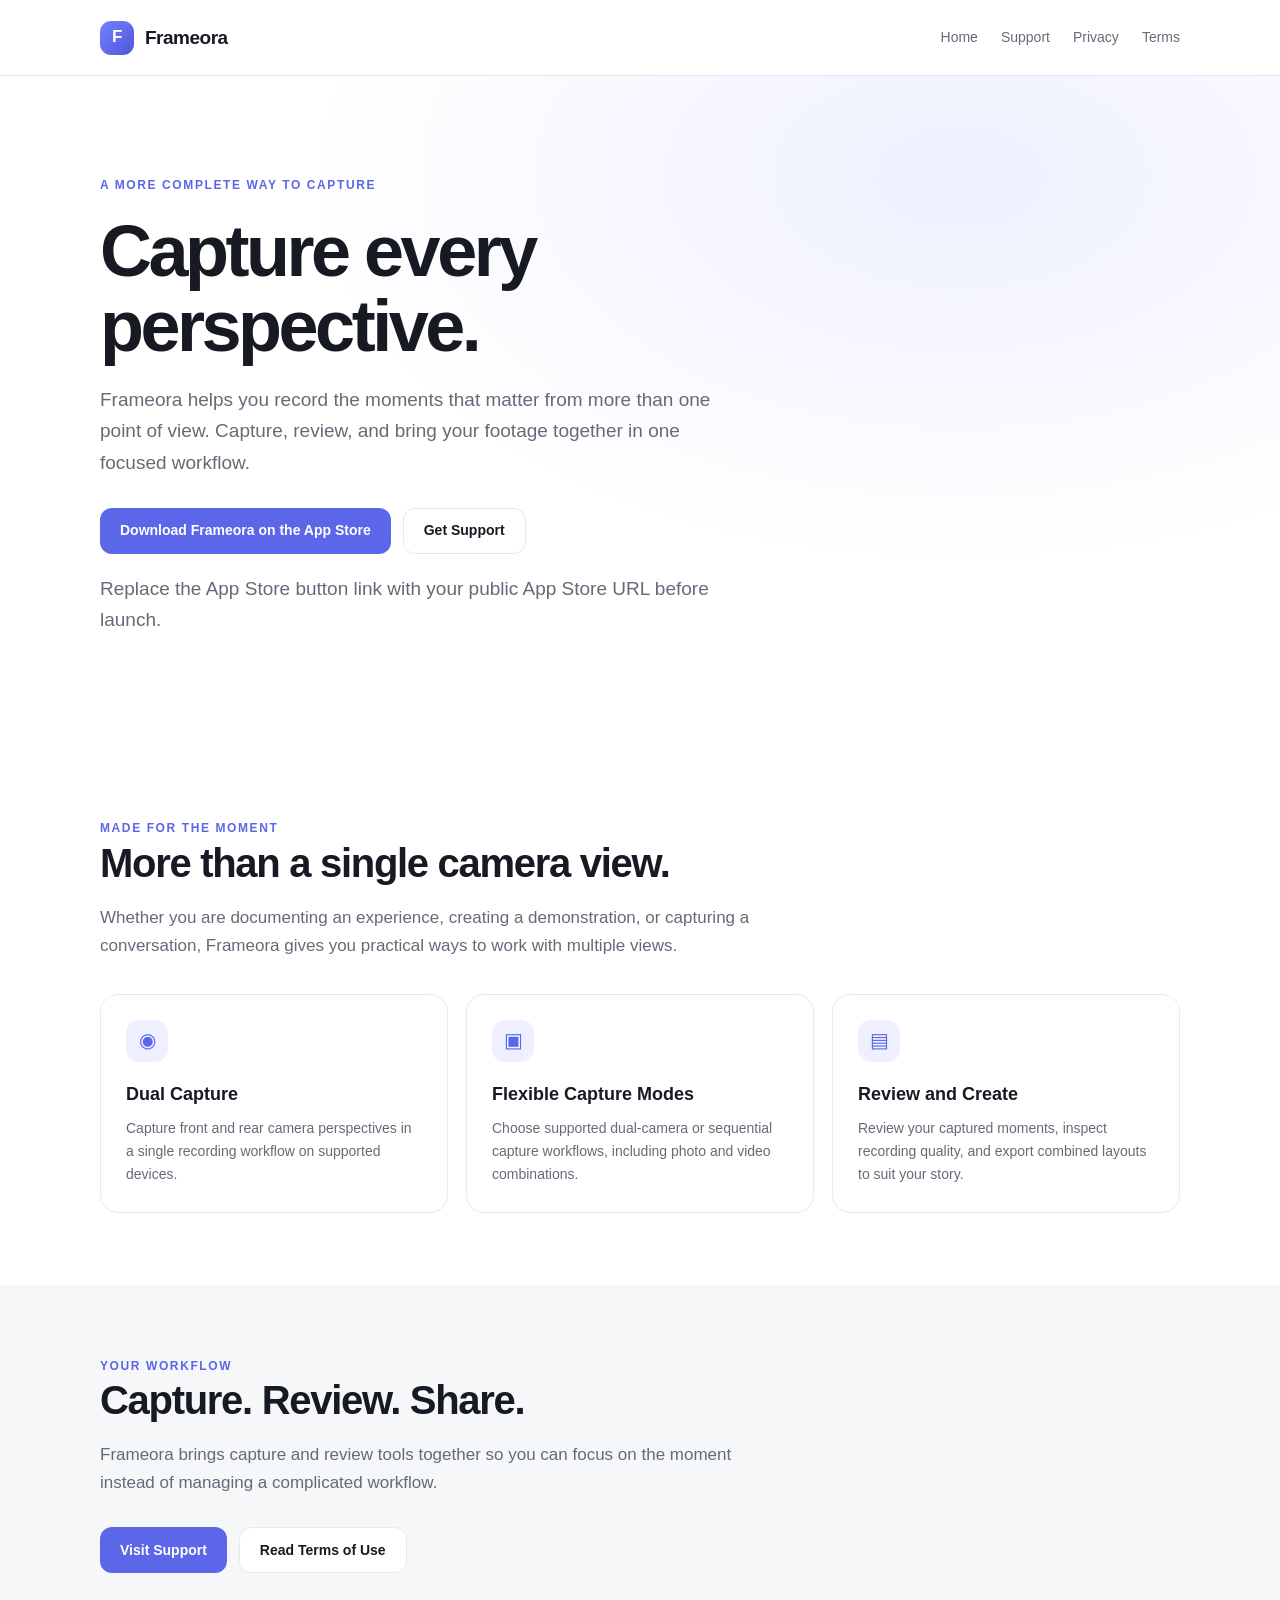
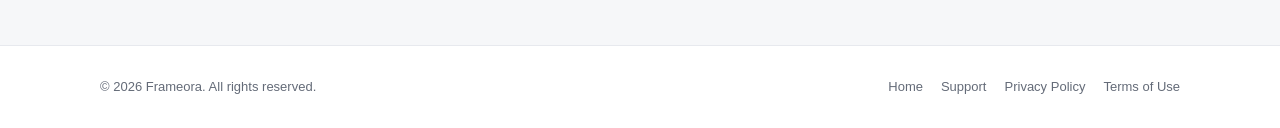
<file: index.html>
<!doctype html>
<html lang="en">
<head>
  <meta charset="utf-8">
  <meta name="viewport" content="width=device-width, initial-scale=1">
  <meta name="description" content="Frameora helps you capture multiple perspectives, review your footage, and create videos with flexible layouts.">
  <meta name="theme-color" content="#ffffff">
  <title>Frameora — Capture Every Perspective</title>
  <link rel="stylesheet" href="style.css">
</head>
<body>

<header class="site-header">
  <div class="container nav">
    <a class="brand" href="index.html" aria-label="Frameora home">
      <span class="brand-mark">F</span><span>Frameora</span>
    </a>
    <nav class="nav-links" aria-label="Main navigation">
      <a href="index.html">Home</a>
      <a href="support.html">Support</a>
      <a href="privacy.html">Privacy</a>
      <a href="terms.html">Terms</a>
    </nav>
  </div>
</header>


<main>
  <section class="hero">
    <div class="container">
      <div class="eyebrow">A more complete way to capture</div>
      <h1>Capture every perspective.</h1>
      <p>Frameora helps you record the moments that matter from more than one point of view. Capture, review, and bring your footage together in one focused workflow.</p>
      <div class="actions">
        <!-- Replace # with your App Store product URL when the app is published. -->
        <a class="button" href="https://apps.apple.com/app/id6838147154" aria-label="Download Frameora on the App Store">Download Frameora on the App Store</a>
        <a class="button secondary" href="support.html">Get Support</a>
      </div>
      <p class="small">Replace the App Store button link with your public App Store URL before launch.</p>
    </div>
  </section>

  <section class="section">
    <div class="container">
      <div class="eyebrow">Made for the moment</div>
      <h2>More than a single camera view.</h2>
      <p class="lead">Whether you are documenting an experience, creating a demonstration, or capturing a conversation, Frameora gives you practical ways to work with multiple views.</p>
      <div class="feature-grid">
        <article class="feature">
          <div class="feature-icon" aria-hidden="true">◉</div>
          <h3>Dual Capture</h3>
          <p>Capture front and rear camera perspectives in a single recording workflow on supported devices.</p>
        </article>
        <article class="feature">
          <div class="feature-icon" aria-hidden="true">▣</div>
          <h3>Flexible Capture Modes</h3>
          <p>Choose supported dual-camera or sequential capture workflows, including photo and video combinations.</p>
        </article>
        <article class="feature">
          <div class="feature-icon" aria-hidden="true">▤</div>
          <h3>Review and Create</h3>
          <p>Review your captured moments, inspect recording quality, and export combined layouts to suit your story.</p>
        </article>
      </div>
    </div>
  </section>

  <section class="section soft">
    <div class="container">
      <div class="eyebrow">Your workflow</div>
      <h2>Capture. Review. Share.</h2>
      <p class="lead">Frameora brings capture and review tools together so you can focus on the moment instead of managing a complicated workflow.</p>
      <div class="actions">
        <a class="button" href="support.html">Visit Support</a>
        <a class="button secondary" href="terms.html">Read Terms of Use</a>
      </div>
    </div>
  </section>
</main>


<footer class="site-footer">
  <div class="container footer-inner">
    <div class="footer-copy">© <span id="year">2026</span> Frameora. All rights reserved.</div>
    <nav class="footer-links" aria-label="Footer navigation">
      <a href="index.html">Home</a>
      <a href="support.html">Support</a>
      <a href="privacy.html">Privacy Policy</a>
      <a href="terms.html">Terms of Use</a>
    </nav>
  </div>
</footer>
<script>
  document.getElementById("year").textContent = new Date().getFullYear();
</script>

</body>
</html>
</file>
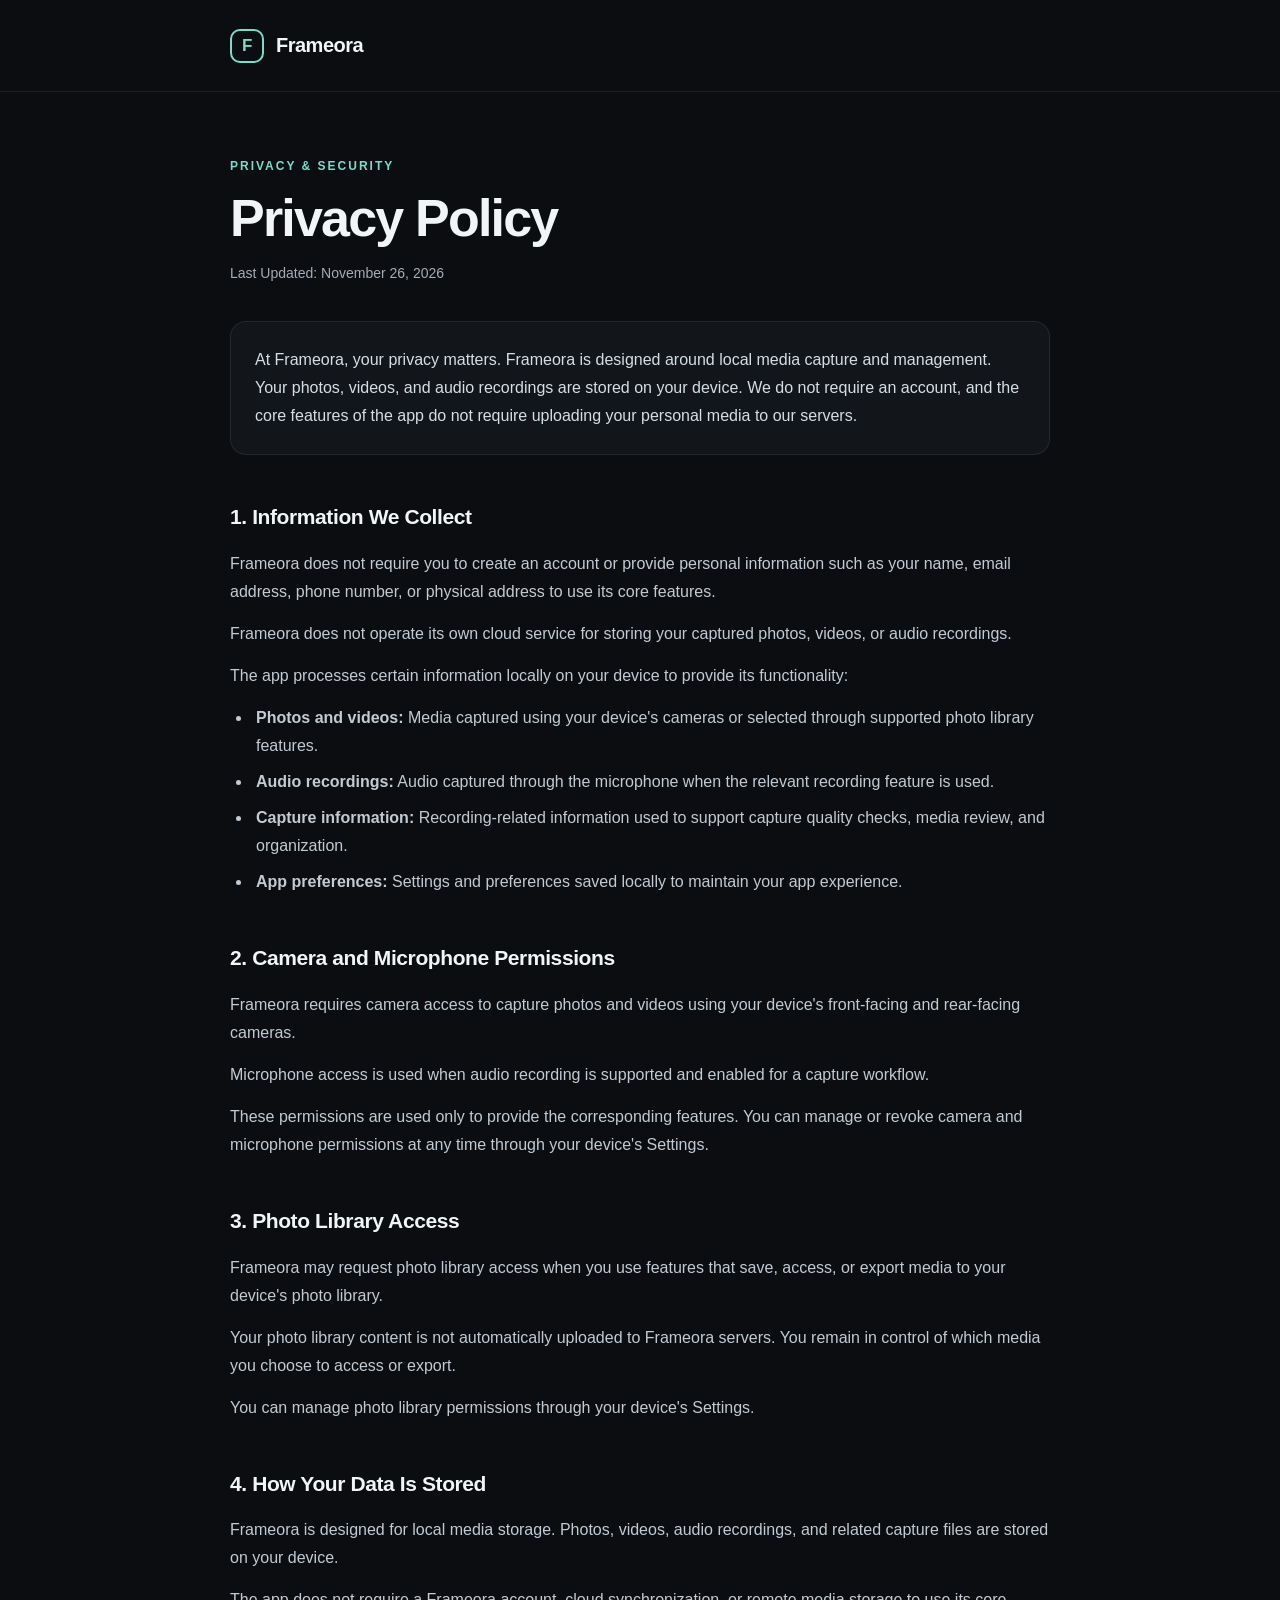
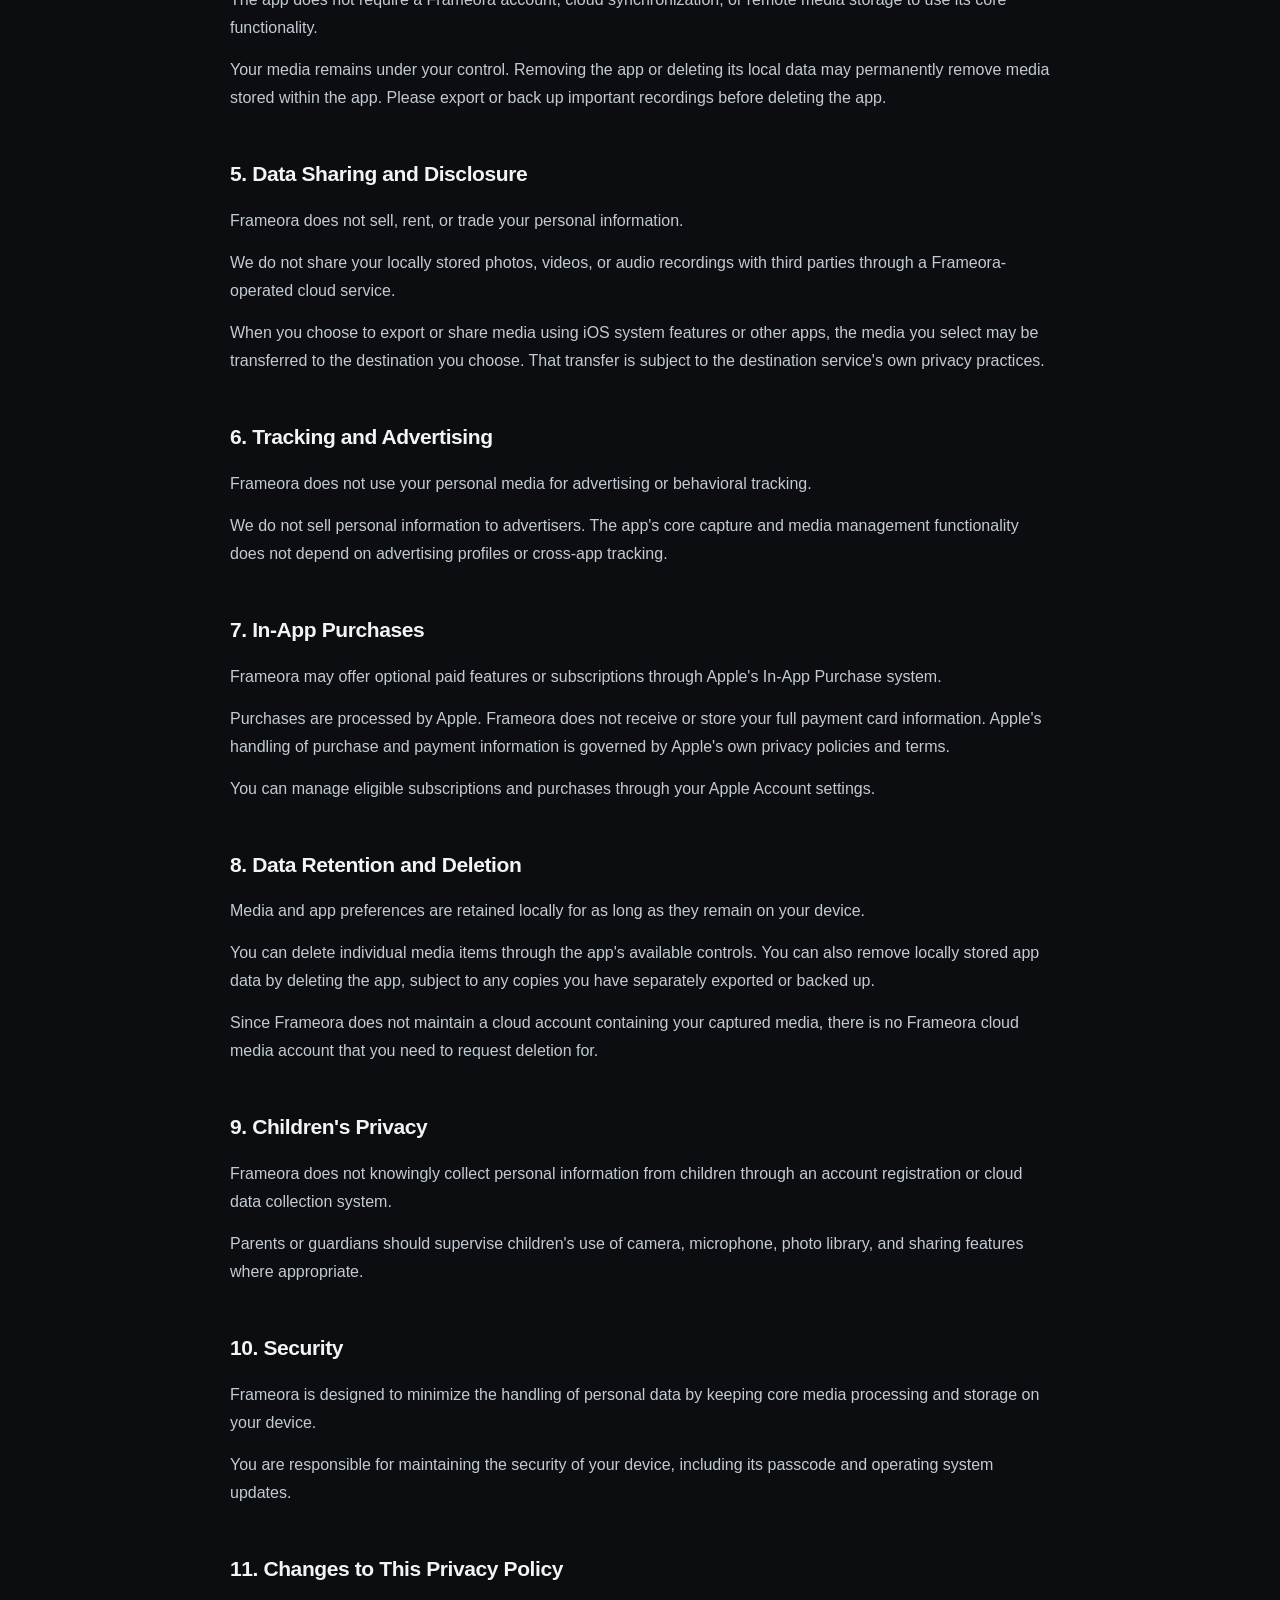
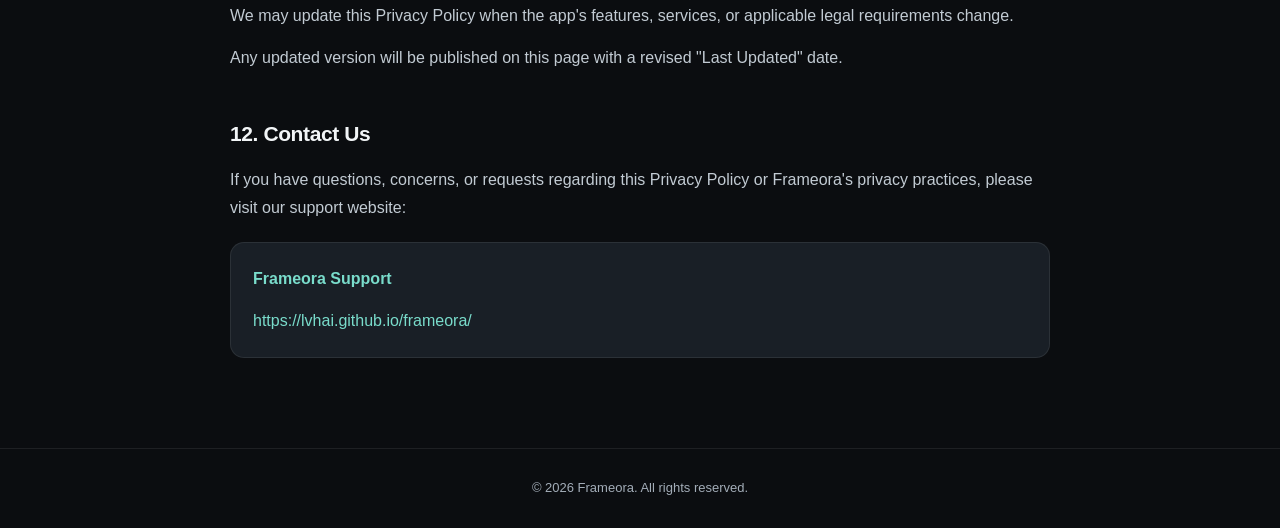
<file: privacy.html>
<!DOCTYPE html>
<html lang="en">
<head>
    <meta charset="UTF-8">
    <meta name="viewport" content="width=device-width, initial-scale=1.0">
    <meta name="theme-color" content="#0B0D10">
    <meta name="description" content="Frameora Privacy Policy. Learn how Frameora handles your camera recordings, photos, audio, and personal information.">
    <title>Privacy Policy | Frameora</title>

    <style>
        :root {
            color-scheme: dark;
            --background: #0B0D10;
            --surface: #12161B;
            --surface-light: #191F26;
            --text: #F2F5F7;
            --secondary: #A3ADB8;
            --accent: #79DCCB;
            --border: rgba(255,255,255,0.08);
        }

        * {
            box-sizing: border-box;
        }

        body {
            margin: 0;
            background: var(--background);
            color: var(--text);
            font-family: -apple-system, BlinkMacSystemFont,
                "Segoe UI", sans-serif;
            line-height: 1.75;
            -webkit-font-smoothing: antialiased;
        }

        a {
            color: var(--accent);
            text-decoration: none;
        }

        a:hover {
            text-decoration: underline;
        }

        .container {
            width: min(100% - 40px, 820px);
            margin: 0 auto;
        }

        header {
            padding: 28px 0;
            border-bottom: 1px solid var(--border);
        }

        .brand {
            display: flex;
            align-items: center;
            gap: 12px;
            font-size: 20px;
            font-weight: 700;
            letter-spacing: -0.5px;
        }

        .brand-mark {
            width: 34px;
            height: 34px;
            border: 2px solid var(--accent);
            border-radius: 10px;
            display: grid;
            place-items: center;
            color: var(--accent);
            font-size: 17px;
        }

        main {
            padding: 64px 0 90px;
        }

        .eyebrow {
            color: var(--accent);
            font-size: 12px;
            font-weight: 700;
            letter-spacing: 2px;
            text-transform: uppercase;
        }

        h1 {
            margin: 12px 0;
            font-size: clamp(36px, 7vw, 52px);
            line-height: 1.15;
            letter-spacing: -1.8px;
        }

        .updated {
            color: var(--secondary);
            font-size: 14px;
            margin-bottom: 36px;
        }

        .intro {
            padding: 24px;
            background: var(--surface);
            border: 1px solid var(--border);
            border-radius: 16px;
            color: #D6DEE5;
            font-size: 16px;
        }

        section {
            margin-top: 44px;
        }

        h2 {
            margin: 0 0 14px;
            font-size: 21px;
            letter-spacing: -0.4px;
        }

        p {
            margin: 0 0 14px;
            color: #C2CBD3;
        }

        ul {
            padding-left: 22px;
            margin: 12px 0;
            color: #C2CBD3;
        }

        li {
            margin: 8px 0;
            padding-left: 4px;
        }

        .highlight {
            color: var(--accent);
            font-weight: 600;
        }

        .contact-card {
            margin-top: 20px;
            padding: 22px;
            background: var(--surface-light);
            border: 1px solid var(--border);
            border-radius: 14px;
        }

        footer {
            padding: 28px 0;
            border-top: 1px solid var(--border);
            color: var(--secondary);
            font-size: 13px;
            text-align: center;
        }

        @media (max-width: 600px) {
            main {
                padding: 44px 0 64px;
            }

            .container {
                width: min(100% - 32px, 820px);
            }

            .intro {
                padding: 20px;
            }
        }
    </style>
</head>

<body>

<header>
    <div class="container">
        <div class="brand">
            <div class="brand-mark">F</div>
            <span>Frameora</span>
        </div>
    </div>
</header>

<main>
    <div class="container">

        <div class="eyebrow">Privacy & Security</div>
        <h1>Privacy Policy</h1>
        <div class="updated">Last Updated: November 26, 2026</div>

        <div class="intro">
            At Frameora, your privacy matters. Frameora is designed
            around local media capture and management. Your photos,
            videos, and audio recordings are stored on your device.
            We do not require an account, and the core features of
            the app do not require uploading your personal media
            to our servers.
        </div>

        <section>
            <h2>1. Information We Collect</h2>
            <p>
                Frameora does not require you to create an account
                or provide personal information such as your name,
                email address, phone number, or physical address
                to use its core features.
            </p>
            <p>
                Frameora does not operate its own cloud service
                for storing your captured photos, videos, or audio
                recordings.
            </p>
            <p>
                The app processes certain information locally on
                your device to provide its functionality:
            </p>
            <ul>
                <li>
                    <strong>Photos and videos:</strong>
                    Media captured using your device's cameras or
                    selected through supported photo library features.
                </li>
                <li>
                    <strong>Audio recordings:</strong>
                    Audio captured through the microphone when
                    the relevant recording feature is used.
                </li>
                <li>
                    <strong>Capture information:</strong>
                    Recording-related information used to support
                    capture quality checks, media review, and
                    organization.
                </li>
                <li>
                    <strong>App preferences:</strong>
                    Settings and preferences saved locally to
                    maintain your app experience.
                </li>
            </ul>
        </section>

        <section>
            <h2>2. Camera and Microphone Permissions</h2>
            <p>
                Frameora requires camera access to capture photos
                and videos using your device's front-facing and
                rear-facing cameras.
            </p>
            <p>
                Microphone access is used when audio recording
                is supported and enabled for a capture workflow.
            </p>
            <p>
                These permissions are used only to provide the
                corresponding features. You can manage or revoke
                camera and microphone permissions at any time
                through your device's Settings.
            </p>
        </section>

        <section>
            <h2>3. Photo Library Access</h2>
            <p>
                Frameora may request photo library access when
                you use features that save, access, or export
                media to your device's photo library.
            </p>
            <p>
                Your photo library content is not automatically
                uploaded to Frameora servers. You remain in control
                of which media you choose to access or export.
            </p>
            <p>
                You can manage photo library permissions through
                your device's Settings.
            </p>
        </section>

        <section>
            <h2>4. How Your Data Is Stored</h2>
            <p>
                Frameora is designed for local media storage.
                Photos, videos, audio recordings, and related
                capture files are stored on your device.
            </p>
            <p>
                The app does not require a Frameora account,
                cloud synchronization, or remote media storage
                to use its core functionality.
            </p>
            <p>
                Your media remains under your control. Removing
                the app or deleting its local data may permanently
                remove media stored within the app. Please export
                or back up important recordings before deleting
                the app.
            </p>
        </section>

        <section>
            <h2>5. Data Sharing and Disclosure</h2>
            <p>
                Frameora does not sell, rent, or trade your
                personal information.
            </p>
            <p>
                We do not share your locally stored photos,
                videos, or audio recordings with third parties
                through a Frameora-operated cloud service.
            </p>
            <p>
                When you choose to export or share media using
                iOS system features or other apps, the media
                you select may be transferred to the destination
                you choose. That transfer is subject to the
                destination service's own privacy practices.
            </p>
        </section>

        <section>
            <h2>6. Tracking and Advertising</h2>
            <p>
                Frameora does not use your personal media for
                advertising or behavioral tracking.
            </p>
            <p>
                We do not sell personal information to advertisers.
                The app's core capture and media management
                functionality does not depend on advertising
                profiles or cross-app tracking.
            </p>
        </section>

        <section>
            <h2>7. In-App Purchases</h2>
            <p>
                Frameora may offer optional paid features or
                subscriptions through Apple's In-App Purchase
                system.
            </p>
            <p>
                Purchases are processed by Apple. Frameora does
                not receive or store your full payment card
                information. Apple's handling of purchase and
                payment information is governed by Apple's
                own privacy policies and terms.
            </p>
            <p>
                You can manage eligible subscriptions and
                purchases through your Apple Account settings.
            </p>
        </section>

        <section>
            <h2>8. Data Retention and Deletion</h2>
            <p>
                Media and app preferences are retained locally
                for as long as they remain on your device.
            </p>
            <p>
                You can delete individual media items through
                the app's available controls. You can also
                remove locally stored app data by deleting
                the app, subject to any copies you have
                separately exported or backed up.
            </p>
            <p>
                Since Frameora does not maintain a cloud account
                containing your captured media, there is no
                Frameora cloud media account that you need
                to request deletion for.
            </p>
        </section>

        <section>
            <h2>9. Children's Privacy</h2>
            <p>
                Frameora does not knowingly collect personal
                information from children through an account
                registration or cloud data collection system.
            </p>
            <p>
                Parents or guardians should supervise children's
                use of camera, microphone, photo library, and
                sharing features where appropriate.
            </p>
        </section>

        <section>
            <h2>10. Security</h2>
            <p>
                Frameora is designed to minimize the handling
                of personal data by keeping core media processing
                and storage on your device.
            </p>
            <p>
                You are responsible for maintaining the security
                of your device, including its passcode and
                operating system updates.
            </p>
        </section>

        <section>
            <h2>11. Changes to This Privacy Policy</h2>
            <p>
                We may update this Privacy Policy when the app's
                features, services, or applicable legal requirements
                change.
            </p>
            <p>
                Any updated version will be published on this page
                with a revised "Last Updated" date.
            </p>
        </section>

        <section>
            <h2>12. Contact Us</h2>
            <p>
                If you have questions, concerns, or requests
                regarding this Privacy Policy or Frameora's
                privacy practices, please visit our support
                website:
            </p>

            <div class="contact-card">
                <p class="highlight">Frameora Support</p>
                <a href="https://lvhai.github.io/frameora/">
                    https://lvhai.github.io/frameora/
                </a>
            </div>
        </section>

    </div>
</main>

<footer>
    <div class="container">
        © 2026 Frameora. All rights reserved.
    </div>
</footer>

</body>
</html>
</file>
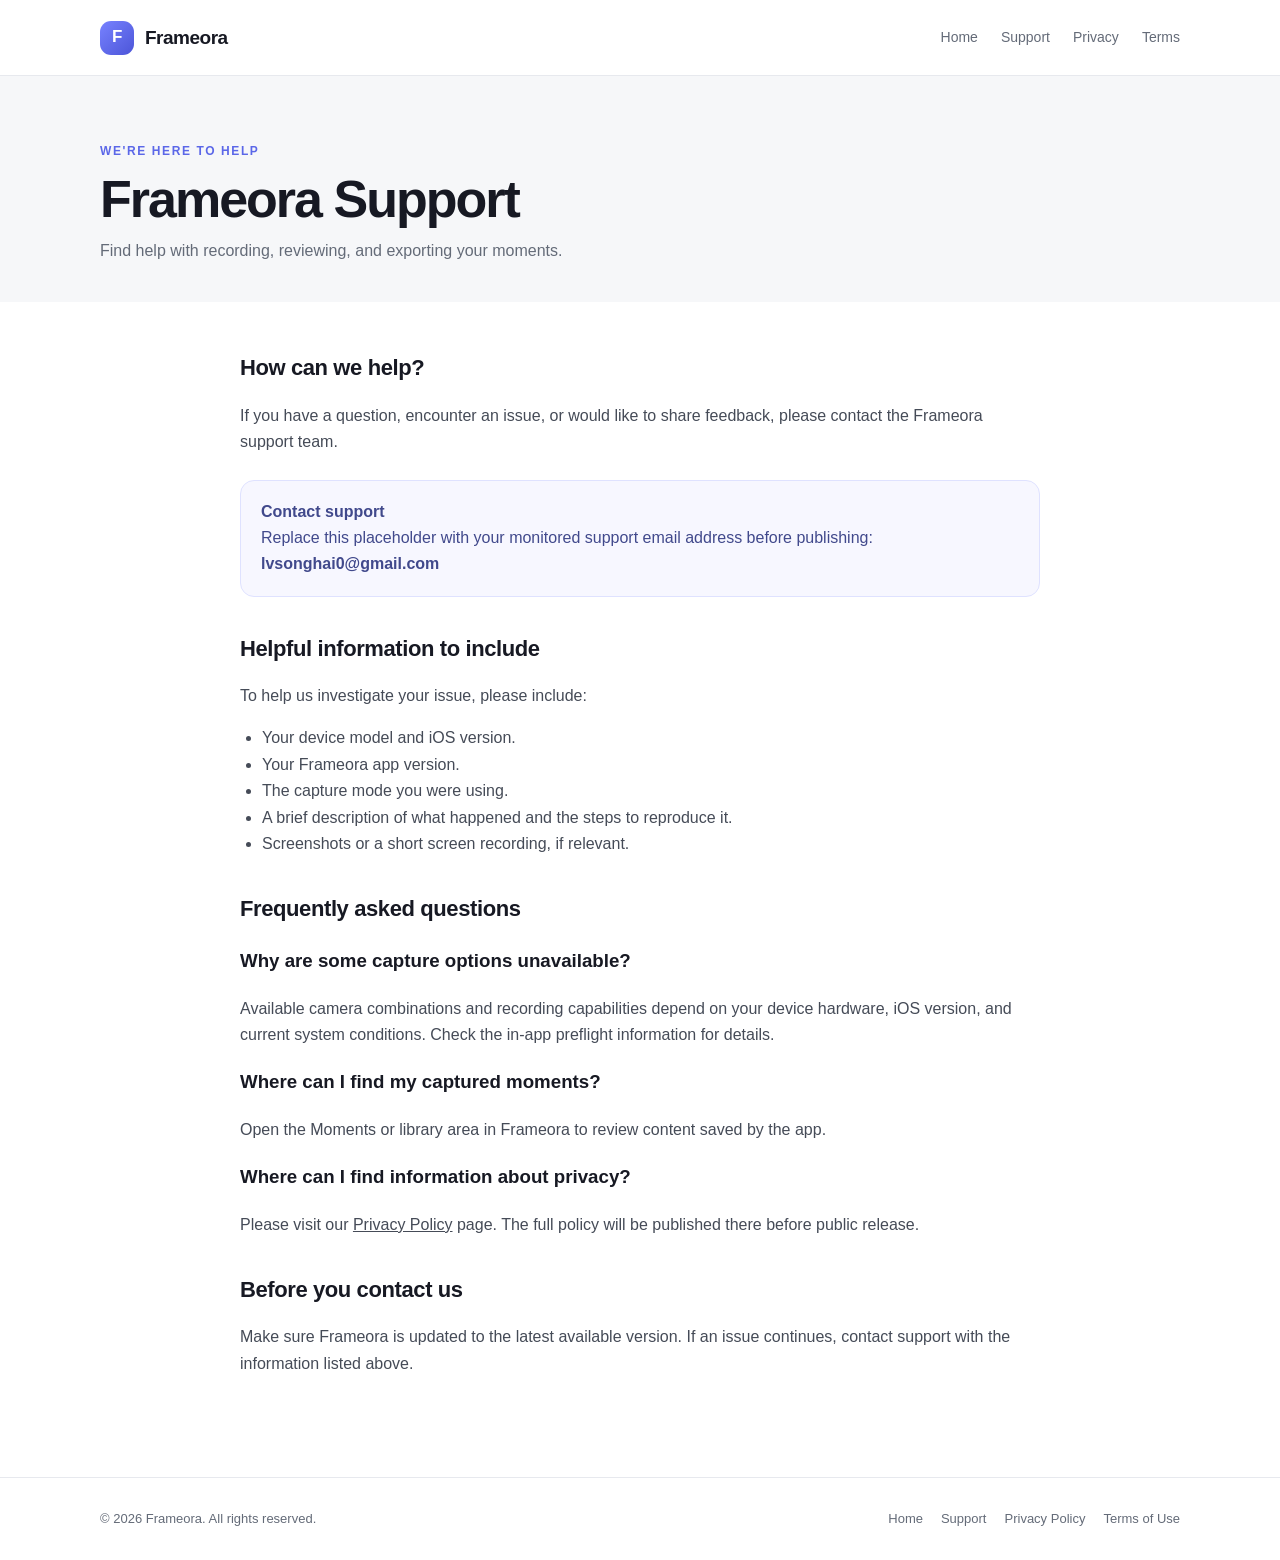
<file: support.html>
<!doctype html>
<html lang="en">
<head>
  <meta charset="utf-8">
  <meta name="viewport" content="width=device-width, initial-scale=1">
  <meta name="description" content="Get help with Frameora, including capture modes, playback, exports, and troubleshooting.">
  <meta name="theme-color" content="#ffffff">
  <title>Support — Frameora</title>
  <link rel="stylesheet" href="style.css">
</head>
<body>

<header class="site-header">
  <div class="container nav">
    <a class="brand" href="index.html" aria-label="Frameora home">
      <span class="brand-mark">F</span><span>Frameora</span>
    </a>
    <nav class="nav-links" aria-label="Main navigation">
      <a href="index.html">Home</a>
      <a href="support.html">Support</a>
      <a href="privacy.html">Privacy</a>
      <a href="terms.html">Terms</a>
    </nav>
  </div>
</header>


<main>
  <section class="page-hero">
    <div class="container">
      <div class="eyebrow">We're here to help</div>
      <h1>Frameora Support</h1>
      <p>Find help with recording, reviewing, and exporting your moments.</p>
    </div>
  </section>
  <section class="container content">
    <h2>How can we help?</h2>
    <p>If you have a question, encounter an issue, or would like to share feedback, please contact the Frameora support team.</p>

    <div class="notice">
      <strong>Contact support</strong><br>
      Replace this placeholder with your monitored support email address before publishing:
      <br><strong>lvsonghai0@gmail.com</strong>
    </div>

    <h2>Helpful information to include</h2>
    <p>To help us investigate your issue, please include:</p>
    <ul>
      <li>Your device model and iOS version.</li>
      <li>Your Frameora app version.</li>
      <li>The capture mode you were using.</li>
      <li>A brief description of what happened and the steps to reproduce it.</li>
      <li>Screenshots or a short screen recording, if relevant.</li>
    </ul>

    <h2>Frequently asked questions</h2>
    <h3>Why are some capture options unavailable?</h3>
    <p>Available camera combinations and recording capabilities depend on your device hardware, iOS version, and current system conditions. Check the in-app preflight information for details.</p>

    <h3>Where can I find my captured moments?</h3>
    <p>Open the Moments or library area in Frameora to review content saved by the app.</p>

    <h3>Where can I find information about privacy?</h3>
    <p>Please visit our <a href="privacy.html">Privacy Policy</a> page. The full policy will be published there before public release.</p>

    <h2>Before you contact us</h2>
    <p>Make sure Frameora is updated to the latest available version. If an issue continues, contact support with the information listed above.</p>
  </section>
</main>


<footer class="site-footer">
  <div class="container footer-inner">
    <div class="footer-copy">© <span id="year">2026</span> Frameora. All rights reserved.</div>
    <nav class="footer-links" aria-label="Footer navigation">
      <a href="index.html">Home</a>
      <a href="support.html">Support</a>
      <a href="privacy.html">Privacy Policy</a>
      <a href="terms.html">Terms of Use</a>
    </nav>
  </div>
</footer>
<script>
  document.getElementById("year").textContent = new Date().getFullYear();
</script>

</body>
</html>
</file>
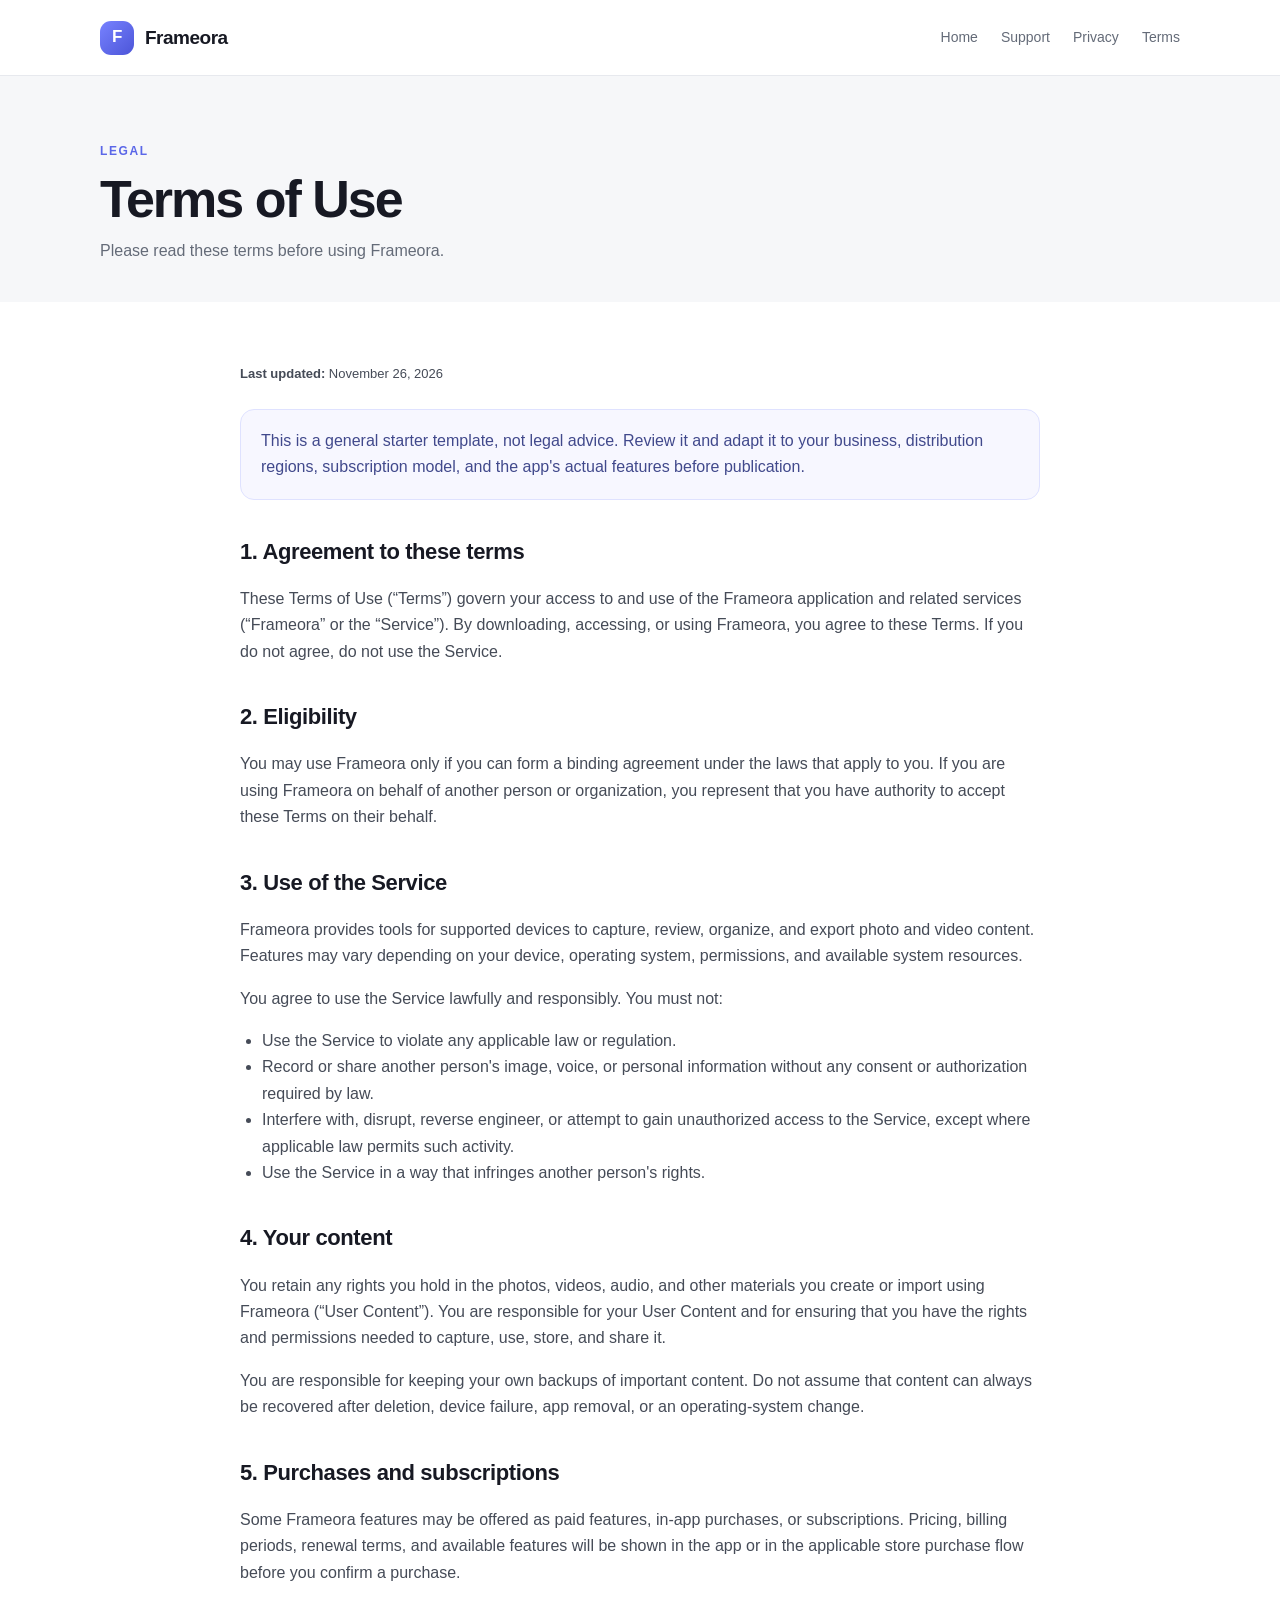
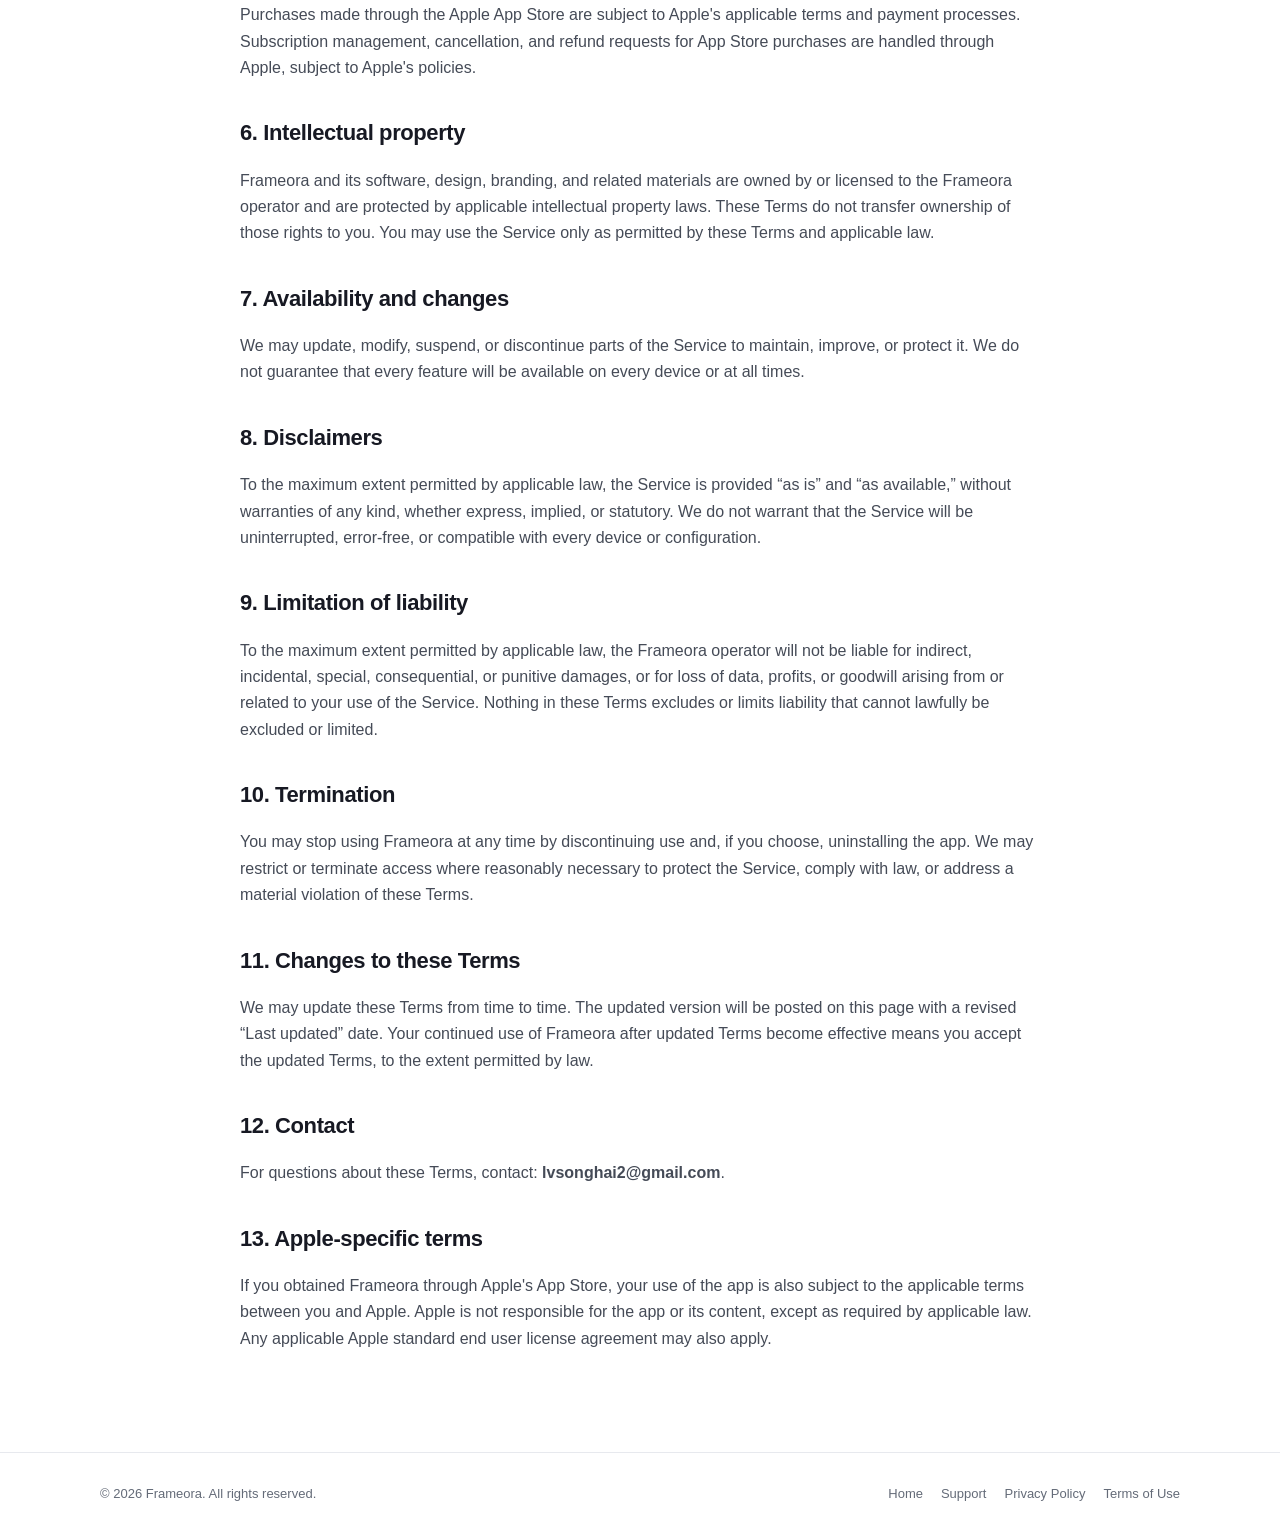
<file: terms.html>
<!doctype html>
<html lang="en">
<head>
  <meta charset="utf-8">
  <meta name="viewport" content="width=device-width, initial-scale=1">
  <meta name="description" content="Terms governing your use of the Frameora app and website.">
  <meta name="theme-color" content="#ffffff">
  <title>Terms of Use — Frameora</title>
  <link rel="stylesheet" href="style.css">
</head>
<body>

<header class="site-header">
  <div class="container nav">
    <a class="brand" href="index.html" aria-label="Frameora home">
      <span class="brand-mark">F</span><span>Frameora</span>
    </a>
    <nav class="nav-links" aria-label="Main navigation">
      <a href="index.html">Home</a>
      <a href="support.html">Support</a>
      <a href="privacy.html">Privacy</a>
      <a href="terms.html">Terms</a>
    </nav>
  </div>
</header>


<main>
  <section class="page-hero">
    <div class="container">
      <div class="eyebrow">Legal</div>
      <h1>Terms of Use</h1>
      <p>Please read these terms before using Frameora.</p>
    </div>
  </section>
  <section class="container content">
    <p class="small"><strong>Last updated:</strong> November 26, 2026</p>
    <div class="notice">
      This is a general starter template, not legal advice. Review it and adapt it to your business, distribution regions, subscription model, and the app's actual features before publication.
    </div>

    <h2>1. Agreement to these terms</h2>
    <p>These Terms of Use (“Terms”) govern your access to and use of the Frameora application and related services (“Frameora” or the “Service”). By downloading, accessing, or using Frameora, you agree to these Terms. If you do not agree, do not use the Service.</p>

    <h2>2. Eligibility</h2>
    <p>You may use Frameora only if you can form a binding agreement under the laws that apply to you. If you are using Frameora on behalf of another person or organization, you represent that you have authority to accept these Terms on their behalf.</p>

    <h2>3. Use of the Service</h2>
    <p>Frameora provides tools for supported devices to capture, review, organize, and export photo and video content. Features may vary depending on your device, operating system, permissions, and available system resources.</p>
    <p>You agree to use the Service lawfully and responsibly. You must not:</p>
    <ul>
      <li>Use the Service to violate any applicable law or regulation.</li>
      <li>Record or share another person's image, voice, or personal information without any consent or authorization required by law.</li>
      <li>Interfere with, disrupt, reverse engineer, or attempt to gain unauthorized access to the Service, except where applicable law permits such activity.</li>
      <li>Use the Service in a way that infringes another person's rights.</li>
    </ul>

    <h2>4. Your content</h2>
    <p>You retain any rights you hold in the photos, videos, audio, and other materials you create or import using Frameora (“User Content”). You are responsible for your User Content and for ensuring that you have the rights and permissions needed to capture, use, store, and share it.</p>
    <p>You are responsible for keeping your own backups of important content. Do not assume that content can always be recovered after deletion, device failure, app removal, or an operating-system change.</p>

    <h2>5. Purchases and subscriptions</h2>
    <p>Some Frameora features may be offered as paid features, in-app purchases, or subscriptions. Pricing, billing periods, renewal terms, and available features will be shown in the app or in the applicable store purchase flow before you confirm a purchase.</p>
    <p>Purchases made through the Apple App Store are subject to Apple's applicable terms and payment processes. Subscription management, cancellation, and refund requests for App Store purchases are handled through Apple, subject to Apple's policies.</p>

    <h2>6. Intellectual property</h2>
    <p>Frameora and its software, design, branding, and related materials are owned by or licensed to the Frameora operator and are protected by applicable intellectual property laws. These Terms do not transfer ownership of those rights to you. You may use the Service only as permitted by these Terms and applicable law.</p>

    <h2>7. Availability and changes</h2>
    <p>We may update, modify, suspend, or discontinue parts of the Service to maintain, improve, or protect it. We do not guarantee that every feature will be available on every device or at all times.</p>

    <h2>8. Disclaimers</h2>
    <p>To the maximum extent permitted by applicable law, the Service is provided “as is” and “as available,” without warranties of any kind, whether express, implied, or statutory. We do not warrant that the Service will be uninterrupted, error-free, or compatible with every device or configuration.</p>

    <h2>9. Limitation of liability</h2>
    <p>To the maximum extent permitted by applicable law, the Frameora operator will not be liable for indirect, incidental, special, consequential, or punitive damages, or for loss of data, profits, or goodwill arising from or related to your use of the Service. Nothing in these Terms excludes or limits liability that cannot lawfully be excluded or limited.</p>

    <h2>10. Termination</h2>
    <p>You may stop using Frameora at any time by discontinuing use and, if you choose, uninstalling the app. We may restrict or terminate access where reasonably necessary to protect the Service, comply with law, or address a material violation of these Terms.</p>

    <h2>11. Changes to these Terms</h2>
    <p>We may update these Terms from time to time. The updated version will be posted on this page with a revised “Last updated” date. Your continued use of Frameora after updated Terms become effective means you accept the updated Terms, to the extent permitted by law.</p>

    <h2>12. Contact</h2>
    <p>For questions about these Terms, contact: <strong>lvsonghai2@gmail.com</strong>.</p>

    <h2>13. Apple-specific terms</h2>
    <p>If you obtained Frameora through Apple's App Store, your use of the app is also subject to the applicable terms between you and Apple. Apple is not responsible for the app or its content, except as required by applicable law. Any applicable Apple standard end user license agreement may also apply.</p>
  </section>
</main>


<footer class="site-footer">
  <div class="container footer-inner">
    <div class="footer-copy">© <span id="year">2026</span> Frameora. All rights reserved.</div>
    <nav class="footer-links" aria-label="Footer navigation">
      <a href="index.html">Home</a>
      <a href="support.html">Support</a>
      <a href="privacy.html">Privacy Policy</a>
      <a href="terms.html">Terms of Use</a>
    </nav>
  </div>
</footer>
<script>
  document.getElementById("year").textContent = new Date().getFullYear();
</script>

</body>
</html>
</file>
<file: style.css>
:root {
  color-scheme: light;
  --ink: #171923;
  --muted: #646b78;
  --line: #e7e9ee;
  --surface: #f6f7f9;
  --accent: #5b67e8;
  --accent-dark: #4652cf;
  --max: 1080px;
}
* { box-sizing: border-box; }
html { scroll-behavior: smooth; }
body {
  margin: 0;
  color: var(--ink);
  background: #fff;
  font-family: -apple-system, BlinkMacSystemFont, "Segoe UI", sans-serif;
  line-height: 1.65;
  -webkit-font-smoothing: antialiased;
}
a { color: inherit; }
.container { width: min(var(--max), calc(100% - 40px)); margin: 0 auto; }
.site-header {
  height: 76px; display: flex; align-items: center;
  border-bottom: 1px solid var(--line); background: rgba(255,255,255,.94);
}
.nav { display:flex; align-items:center; justify-content:space-between; gap:24px; }
.brand { display:flex; align-items:center; gap:11px; text-decoration:none; font-weight:750; font-size:19px; letter-spacing:-.5px; }
.brand-mark {
  width:34px; height:34px; display:grid; place-items:center; border-radius:11px;
  color:#fff; font-weight:800; font-size:17px;
  background:linear-gradient(135deg,#7782ff,#4c55d8);
}
.nav-links { display:flex; gap:23px; align-items:center; flex-wrap:wrap; }
.nav-links a { color:var(--muted); font-size:14px; text-decoration:none; }
.nav-links a:hover, .footer-links a:hover { color:var(--accent); }
.hero { padding:100px 0 92px; background:radial-gradient(ellipse at 75% 15%, #eef0ff 0, #fff 48%); }
.eyebrow { color:var(--accent); font-size:12px; font-weight:750; letter-spacing:1.6px; text-transform:uppercase; }
.hero h1 { max-width:760px; margin:18px 0; font-size:clamp(42px,7vw,72px); line-height:1.05; letter-spacing:-3.5px; }
.hero p { max-width:650px; color:var(--muted); font-size:19px; }
.actions { display:flex; gap:12px; flex-wrap:wrap; margin-top:30px; }
.button {
  display:inline-flex; align-items:center; justify-content:center; min-height:46px;
  padding:0 20px; border-radius:12px; background:var(--accent); color:#fff;
  text-decoration:none; font-weight:650; font-size:14px;
}
.button:hover { background:var(--accent-dark); }
.button.secondary { color:var(--ink); background:#fff; border:1px solid var(--line); }
.section { padding:72px 0; }
.section.soft { background:var(--surface); }
.section h2 { margin:0 0 12px; font-size:clamp(28px,4vw,40px); letter-spacing:-1.3px; line-height:1.2; }
.lead { max-width:690px; color:var(--muted); font-size:17px; }
.feature-grid { display:grid; grid-template-columns:repeat(3,1fr); gap:18px; margin-top:34px; }
.feature {
  padding:25px; border:1px solid var(--line); border-radius:18px; background:#fff;
}
.feature-icon {
  width:42px; height:42px; display:grid; place-items:center; border-radius:13px;
  background:#eef0ff; color:var(--accent); font-size:20px; margin-bottom:18px;
}
.feature h3 { margin:0 0 8px; font-size:18px; }
.feature p { margin:0; color:var(--muted); font-size:14px; }
.page-hero { padding:66px 0 38px; background:var(--surface); }
.page-hero h1 { margin:8px 0 10px; font-size:clamp(36px,5vw,52px); letter-spacing:-2px; line-height:1.12; }
.page-hero p { max-width:700px; margin:0; color:var(--muted); }
.content { max-width:800px; padding:48px 0 84px; }
.content h2 { margin:34px 0 9px; font-size:22px; letter-spacing:-.4px; }
.content h2:first-child { margin-top:0; }
.content p, .content li { color:#454b57; }
.content ul { padding-left:22px; }
.notice {
  padding:18px 20px; border:1px solid #dfe2ff; border-radius:14px;
  background:#f7f7ff; color:#41498c; margin:24px 0;
}
.placeholder {
  padding:24px; border:1px dashed #b9bfd0; border-radius:16px;
  background:#fafbfc; color:var(--muted);
}
.site-footer { border-top:1px solid var(--line); padding:30px 0; }
.footer-inner { display:flex; align-items:center; justify-content:space-between; gap:20px; flex-wrap:wrap; }
.footer-copy { color:var(--muted); font-size:13px; }
.footer-links { display:flex; gap:18px; flex-wrap:wrap; }
.footer-links a { color:var(--muted); font-size:13px; text-decoration:none; }
.small { font-size:13px; color:var(--muted); }
@media (max-width:760px) {
  .site-header { height:auto; min-height:70px; padding:14px 0; }
  .nav { align-items:flex-start; flex-direction:column; gap:12px; }
  .nav-links { gap:14px; }
  .hero { padding:70px 0 66px; }
  .hero h1 { letter-spacing:-2px; }
  .feature-grid { grid-template-columns:1fr; }
  .section { padding:55px 0; }
}
</file>
